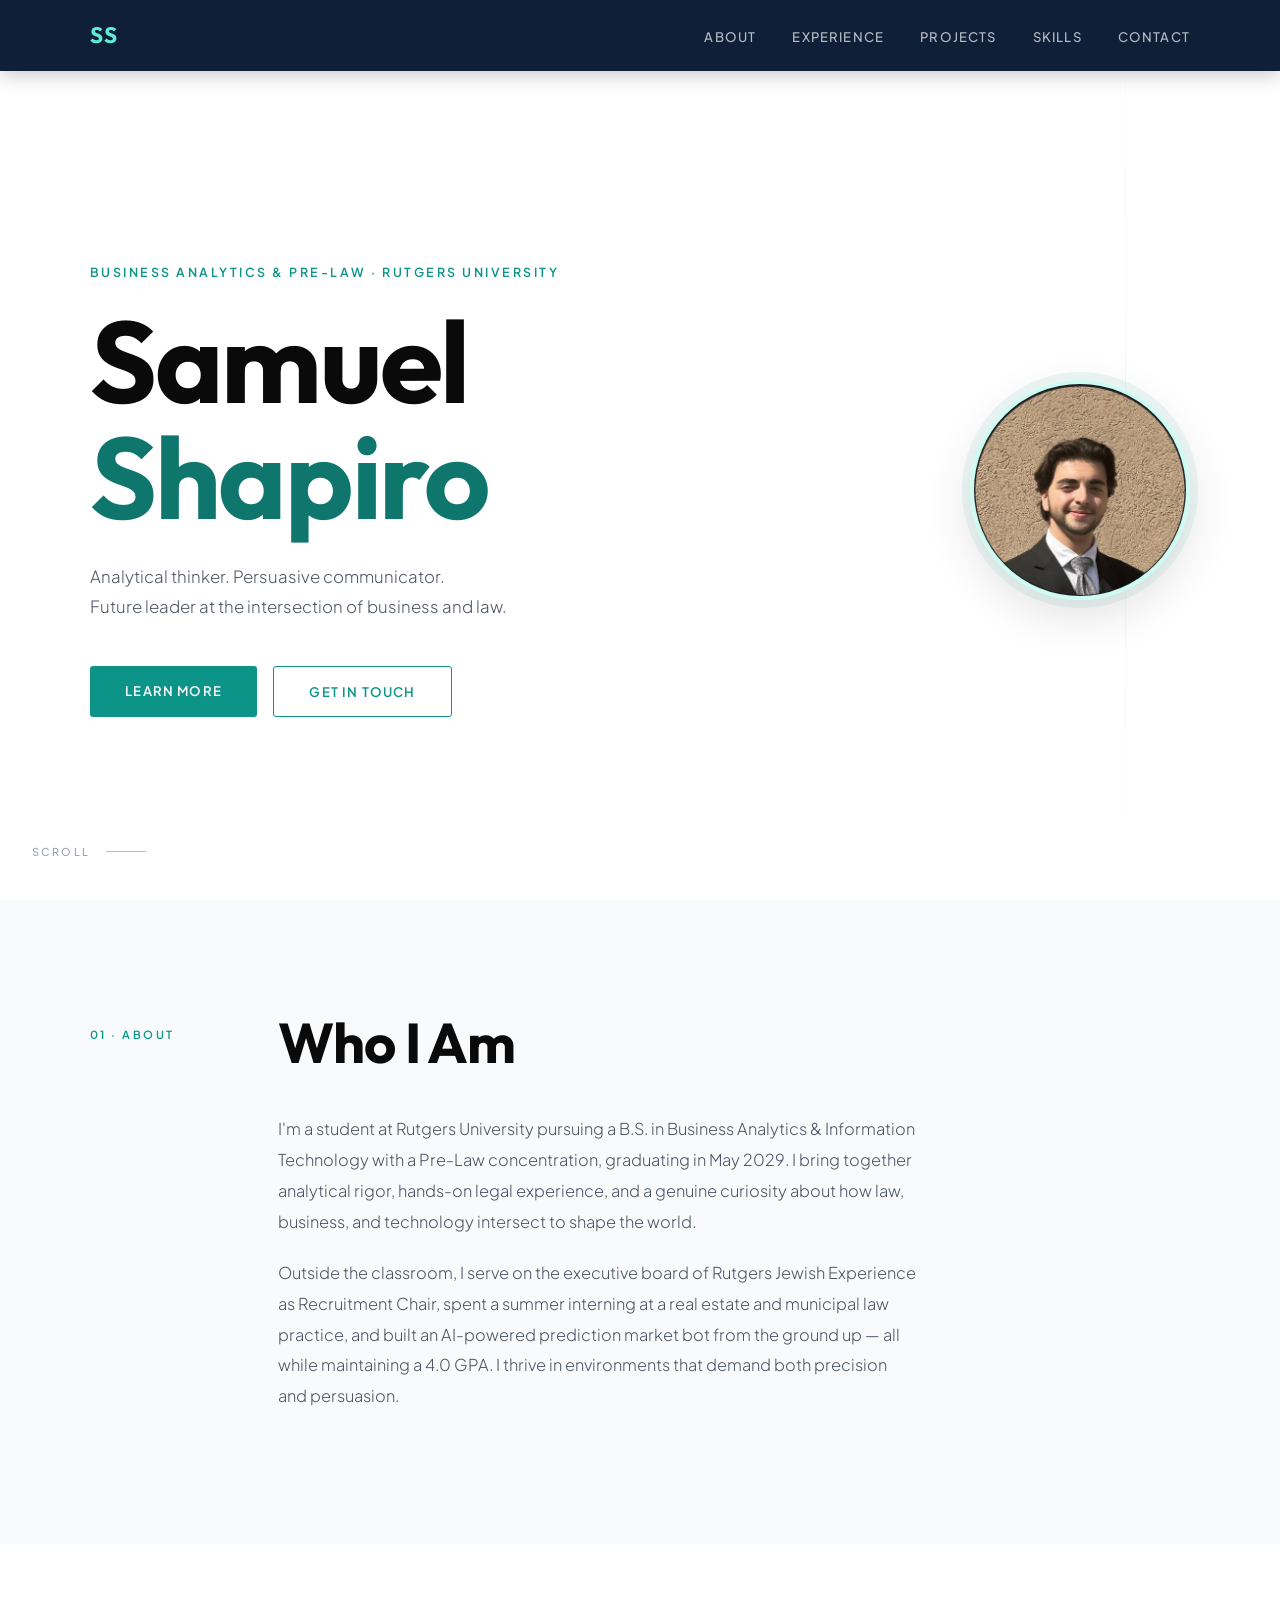
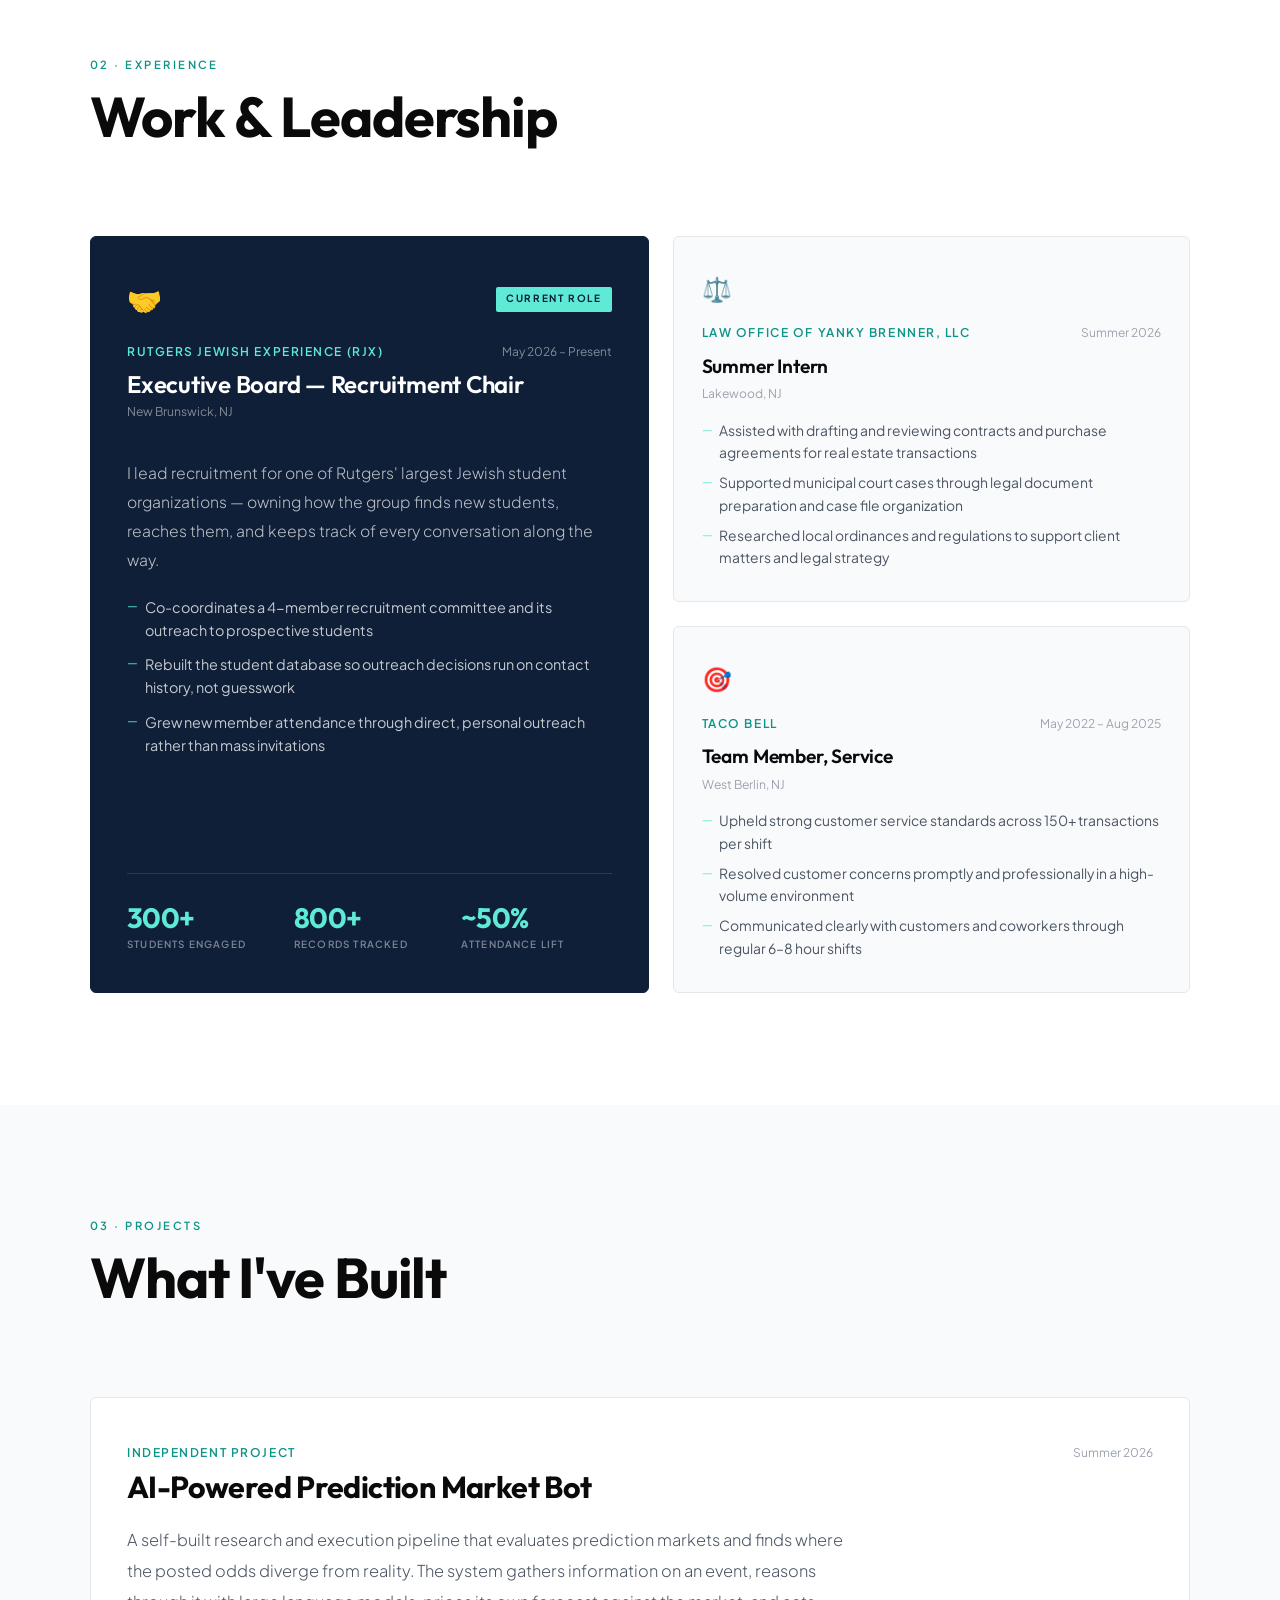
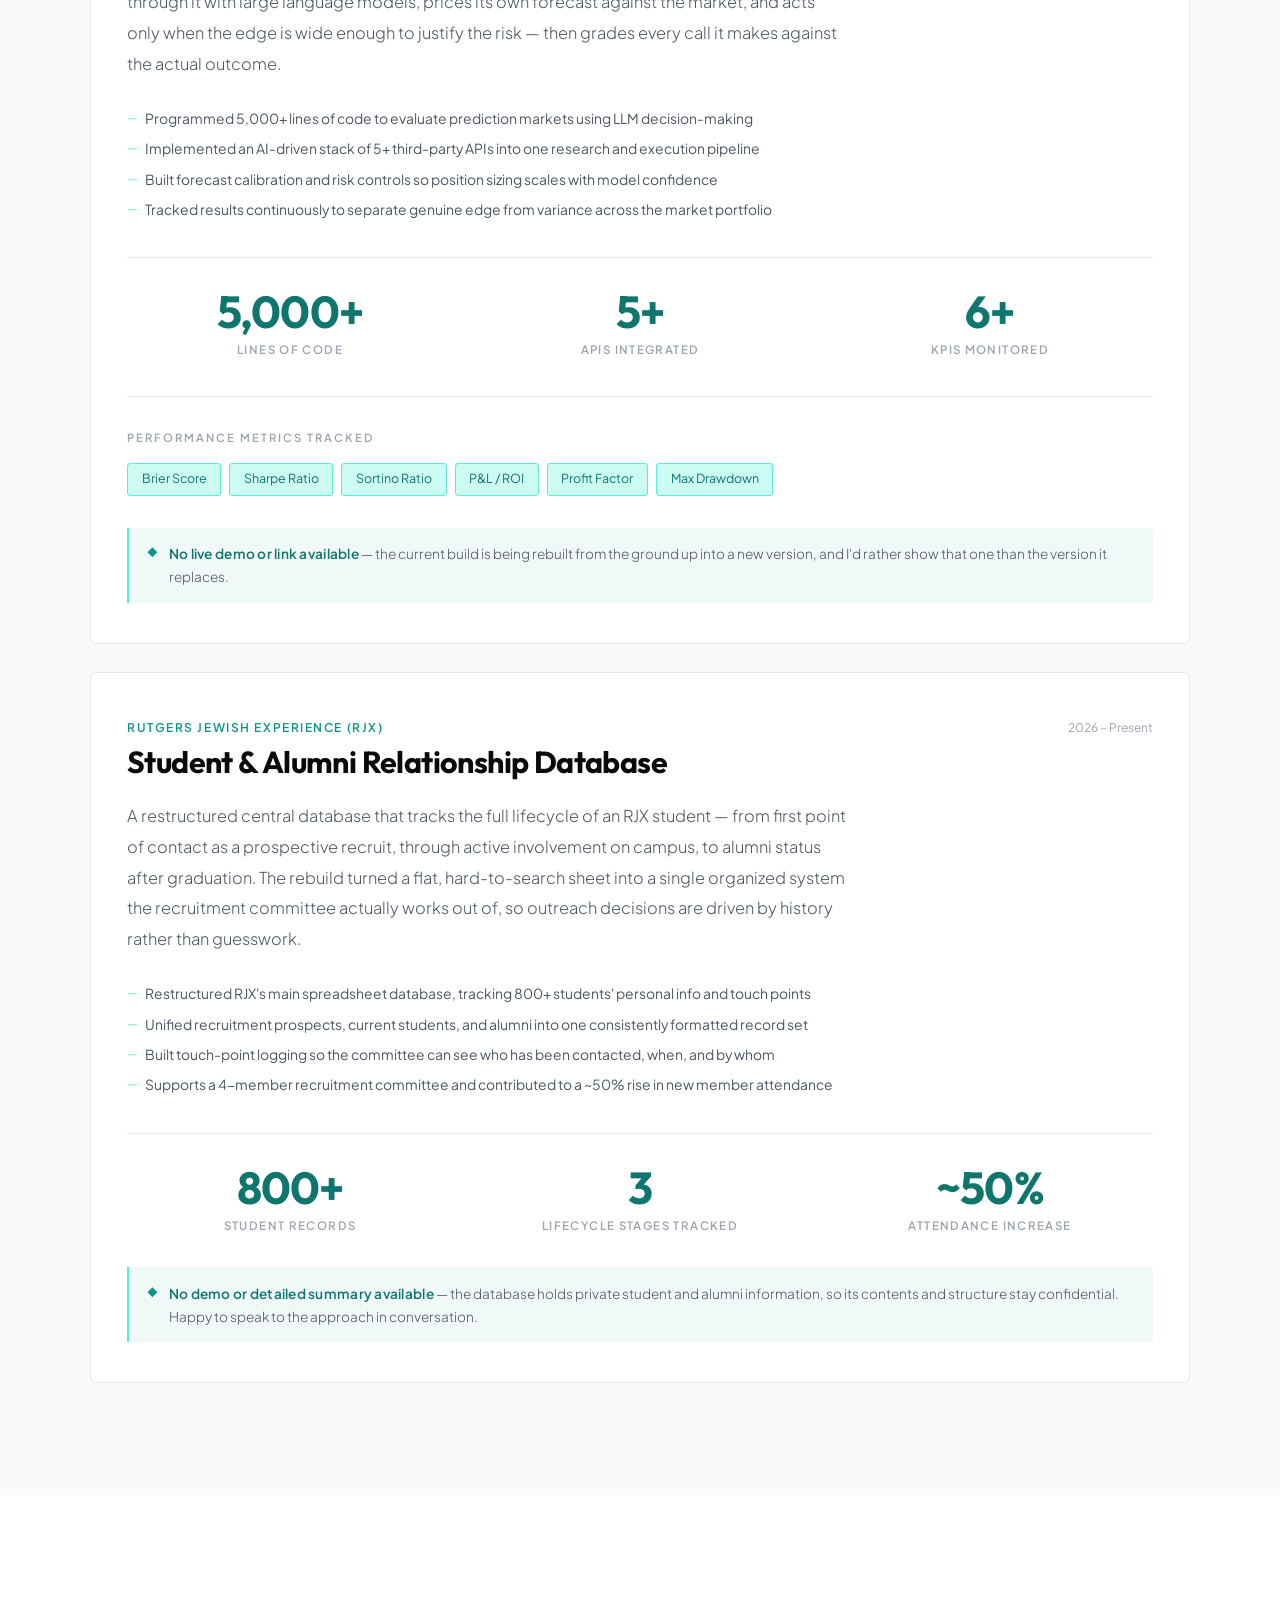
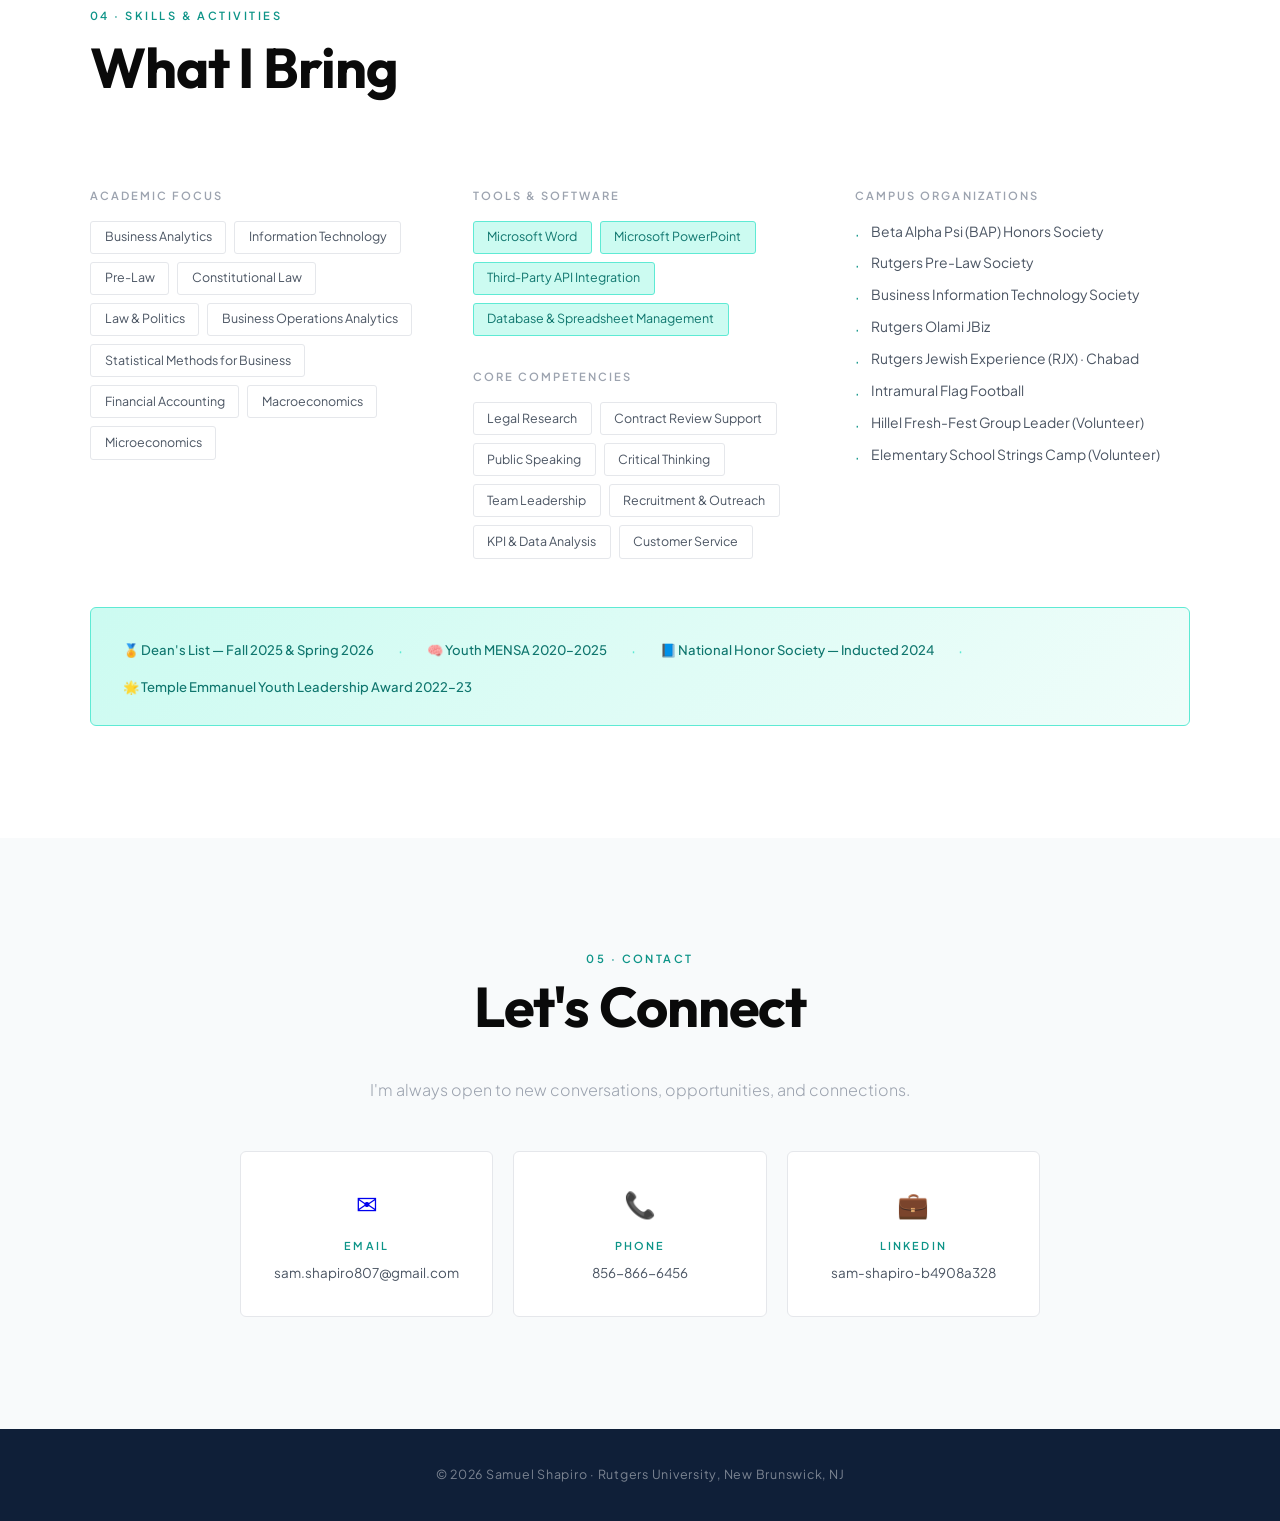
<file: index.html>
<!DOCTYPE html>
<html lang="en">
<head>
  <meta charset="UTF-8" />
  <meta name="viewport" content="width=device-width, initial-scale=1.0" />
  <title>Samuel Shapiro — Portfolio</title>
  <link rel="preconnect" href="https://fonts.googleapis.com" />
  <link rel="preconnect" href="https://fonts.gstatic.com" crossorigin />
  <link href="https://fonts.googleapis.com/css2?family=Plus+Jakarta+Sans:ital,wght@0,300;0,400;0,500;0,600;0,700;1,300;1,400&family=Outfit:wght@300;400;500;600;700&display=swap" rel="stylesheet" />
  <style>
/* =========================================
   SAMUEL SHAPIRO · PORTFOLIO
   Modern · Clean · Navy + Teal
   ========================================= */

*, *::before, *::after {
  box-sizing: border-box;
  margin: 0;
  padding: 0;
}

:root {
  --teal: #0d9488;
  --teal-light: #ccfbf1;
  --teal-mid: #5eead4;
  --teal-dark: #0f766e;
  --navy: #0f1f38;
  --white: #ffffff;
  --off-white: #f8fafb;
  --gray-50: #f9fafb;
  --gray-200: #e5e7eb;
  --gray-400: #9ca3af;
  --gray-600: #4b5563;
  --gray-800: #1f2937;
  --black: #0a0a0a;
  --font-display: 'Outfit', sans-serif;
  --font-body: 'Plus Jakarta Sans', sans-serif;
  --max-w: 1100px;
  --section-pad: 7rem 2rem;
}

html { scroll-behavior: smooth; }

body {
  font-family: var(--font-body);
  background: var(--white);
  color: var(--gray-800);
  line-height: 1.6;
  overflow-x: hidden;
}

/* ── NAV ──────────────────────────────────── */
#navbar {
  position: fixed;
  top: 0; left: 0; right: 0;
  z-index: 100;
  padding: 1.1rem 2rem;
  background: var(--navy);
  box-shadow: 0 2px 20px rgba(0,0,0,0.25);
  transition: padding 0.3s;
}
#navbar.scrolled { padding: 0.85rem 2rem; }

.nav-inner {
  max-width: var(--max-w);
  margin: auto;
  display: flex;
  align-items: center;
  justify-content: space-between;
}

.nav-logo {
  font-family: var(--font-display);
  font-size: 1.4rem;
  font-weight: 700;
  color: var(--teal-mid);
  text-decoration: none;
  letter-spacing: 0.06em;
}

.nav-links {
  list-style: none;
  display: flex;
  gap: 2.25rem;
}

.nav-links a {
  text-decoration: none;
  font-size: 0.82rem;
  font-weight: 500;
  letter-spacing: 0.09em;
  text-transform: uppercase;
  color: rgba(255,255,255,0.7);
  transition: color 0.2s;
}
.nav-links a:hover,
.nav-links a.active { color: var(--teal-mid); }

.nav-toggle {
  display: none;
  flex-direction: column;
  gap: 5px;
  background: none;
  border: none;
  cursor: pointer;
  padding: 6px;
  z-index: 110;
}
.nav-toggle span {
  display: block;
  width: 24px;
  height: 2px;
  background: rgba(255,255,255,0.85);
  border-radius: 2px;
  transition: transform 0.3s, opacity 0.3s;
  transform-origin: center;
}
.nav-toggle.open span:nth-child(1) { transform: rotate(45deg) translate(5px, 5px); }
.nav-toggle.open span:nth-child(2) { opacity: 0; }
.nav-toggle.open span:nth-child(3) { transform: rotate(-45deg) translate(5px, -5px); }

/* ── HERO ─────────────────────────────────── */
#hero {
  height: 100vh;
  min-height: 600px;
  display: flex;
  align-items: center;
  position: relative;
  padding: 0 2rem;
  background: var(--white);
  overflow: hidden;
}

.hero-bg-line {
  position: absolute;
  top: 0; right: 12%;
  width: 1px;
  height: 100%;
  background: linear-gradient(to bottom, transparent, var(--teal-light), transparent);
  opacity: 0.6;
}

.hero-content {
  max-width: var(--max-w);
  margin: auto;
  width: 100%;
  padding-top: 5rem;
  display: flex;
  align-items: center;
  justify-content: space-between;
  gap: 4rem;
}

.hero-text { flex: 1; }

.hero-photo {
  flex-shrink: 0;
  width: 220px;
  height: 220px;
}

.hero-photo img {
  width: 100%;
  height: 100%;
  object-fit: cover;
  border-radius: 50%;
  border: 4px solid var(--teal-light);
  box-shadow: 0 0 0 8px rgba(13,148,136,0.08), 0 16px 48px rgba(0,0,0,0.12);
  display: block;
}

.hero-eyebrow {
  font-size: 0.78rem;
  font-weight: 600;
  letter-spacing: 0.2em;
  text-transform: uppercase;
  color: var(--teal);
  margin-bottom: 1.25rem;
}

.hero-name {
  font-family: var(--font-display);
  font-size: clamp(3.8rem, 9vw, 7.5rem);
  font-weight: 700;
  line-height: 1.0;
  color: var(--black);
  margin-bottom: 1.75rem;
  letter-spacing: -0.02em;
}

.hero-name em {
  font-style: normal;
  color: var(--teal-dark);
}

.hero-tagline {
  font-size: 1.05rem;
  font-weight: 300;
  color: var(--gray-600);
  line-height: 1.8;
  max-width: 480px;
  margin-bottom: 2.75rem;
}

.hero-cta { display: flex; gap: 1rem; flex-wrap: wrap; }

.btn-primary {
  display: inline-block;
  padding: 0.85rem 2.2rem;
  background: var(--teal);
  color: var(--white);
  text-decoration: none;
  font-size: 0.82rem;
  font-weight: 600;
  letter-spacing: 0.09em;
  text-transform: uppercase;
  transition: background 0.2s, transform 0.2s;
  border-radius: 3px;
}
.btn-primary:hover { background: var(--teal-dark); transform: translateY(-2px); }

.btn-ghost {
  display: inline-block;
  padding: 0.85rem 2.2rem;
  border: 1.5px solid var(--teal);
  color: var(--teal);
  text-decoration: none;
  font-size: 0.82rem;
  font-weight: 600;
  letter-spacing: 0.09em;
  text-transform: uppercase;
  transition: background 0.2s, color 0.2s, transform 0.2s;
  border-radius: 3px;
}
.btn-ghost:hover { background: var(--teal); color: var(--white); transform: translateY(-2px); }

.hero-scroll-hint {
  position: absolute;
  bottom: 2.5rem;
  left: 2rem;
  display: flex;
  align-items: center;
  gap: 1rem;
}
.hero-scroll-hint span {
  font-size: 0.68rem;
  letter-spacing: 0.22em;
  text-transform: uppercase;
  color: var(--gray-400);
  font-weight: 500;
}
.scroll-line {
  width: 40px;
  height: 1px;
  background: var(--teal-mid);
  animation: scrollPulse 2s infinite;
}
@keyframes scrollPulse {
  0%, 100% { opacity: 0.3; width: 20px; }
  50%       { opacity: 1;   width: 40px; }
}

/* ── SECTIONS (shared) ────────────────────── */
section { padding: var(--section-pad); }

#about, #projects, #contact { background: var(--off-white); }
#experience, #skills { background: var(--white); }

.section-inner { max-width: var(--max-w); margin: auto; }

.section-label {
  display: inline-block;
  font-size: 0.7rem;
  font-weight: 600;
  letter-spacing: 0.22em;
  text-transform: uppercase;
  color: var(--teal);
  margin-bottom: 0.75rem;
}

.section-heading {
  font-family: var(--font-display);
  font-size: clamp(2.2rem, 5vw, 3.5rem);
  font-weight: 700;
  color: var(--black);
  line-height: 1.1;
  margin-bottom: 2.5rem;
  letter-spacing: -0.02em;
}

.section-header-row { display: flex; flex-direction: column; margin-bottom: 3rem; }

/* ── ABOUT ────────────────────────────────── */
.about-grid { display: grid; grid-template-columns: 140px 1fr; gap: 3rem; }
.about-label-col { padding-top: 0.5rem; }

.about-body {
  font-size: 1.02rem;
  font-weight: 300;
  color: var(--gray-600);
  line-height: 1.9;
  max-width: 640px;
  margin-bottom: 1.25rem;
}

.stat { text-align: center; }

.stat-num {
  display: block;
  font-family: var(--font-display);
  font-size: 2.8rem;
  font-weight: 700;
  color: var(--teal-dark);
  line-height: 1;
  letter-spacing: -0.02em;
}

.stat-label {
  display: block;
  font-size: 0.72rem;
  font-weight: 600;
  letter-spacing: 0.12em;
  text-transform: uppercase;
  color: var(--gray-400);
  margin-top: 0.4rem;
}

/* ── EXPERIENCE ───────────────────────────── */
.exp-grid { display: grid; grid-template-columns: 1.08fr 1fr; gap: 1.5rem; }

.exp-card {
  background: var(--gray-50);
  border: 1px solid var(--gray-200);
  border-radius: 6px;
  padding: 2rem 1.75rem;
  transition: border-color 0.25s, box-shadow 0.25s, transform 0.25s;
  position: relative;
  overflow: hidden;
}
.exp-card::before {
  content: '';
  position: absolute;
  top: 0; left: 0;
  width: 3px; height: 0;
  background: var(--teal);
  transition: height 0.35s ease;
}
.exp-card:hover::before { height: 100%; }
.exp-card:hover {
  border-color: var(--teal-mid);
  box-shadow: 0 8px 32px rgba(13,148,136,0.08);
  transform: translateY(-3px);
}

.exp-icon { font-size: 1.5rem; margin-bottom: 1rem; }

.exp-meta {
  display: flex;
  justify-content: space-between;
  align-items: baseline;
  flex-wrap: wrap;
  gap: 0.25rem;
  margin-bottom: 0.5rem;
}

.exp-org {
  font-size: 0.75rem; font-weight: 600;
  letter-spacing: 0.13em; text-transform: uppercase;
  color: var(--teal);
}
.exp-date { font-size: 0.75rem; color: var(--gray-400); }

.exp-title {
  font-family: var(--font-display);
  font-size: 1.2rem; font-weight: 600;
  color: var(--black); margin-bottom: 0.2rem;
  letter-spacing: -0.01em;
}
.exp-location { font-size: 0.76rem; color: var(--gray-400); margin-bottom: 1rem; }

.exp-bullets { list-style: none; display: flex; flex-direction: column; gap: 0.5rem; }
.exp-bullets li {
  font-size: 0.87rem; color: var(--gray-600);
  padding-left: 1.1rem; position: relative; line-height: 1.6;
}
.exp-bullets li::before {
  content: '—'; position: absolute; left: 0;
  color: var(--teal-mid); font-size: 0.75rem;
}

/* Featured role — taller, darker, anchors the left column */
.exp-card.feature {
  grid-row: span 2;
  display: flex;
  flex-direction: column;
  background: var(--navy);
  border-color: var(--navy);
  padding: 2.5rem 2.25rem;
}
.exp-card.feature::before { background: var(--teal-mid); }
.exp-card.feature:hover {
  border-color: var(--teal);
  box-shadow: 0 14px 44px rgba(15,31,56,0.26);
}
.exp-card.feature .exp-org { color: var(--teal-mid); }
.exp-card.feature .exp-date,
.exp-card.feature .exp-location { color: rgba(255,255,255,0.48); }
.exp-card.feature .exp-title {
  color: var(--white);
  font-size: 1.5rem;
  line-height: 1.25;
}
.exp-card.feature .exp-bullets { padding-top: 1.4rem; gap: 0.7rem; }
.exp-card.feature .exp-bullets li { color: rgba(255,255,255,0.76); font-size: 0.9rem; }
.exp-card.feature .exp-bullets li::before { color: var(--teal-mid); }

.exp-lede {
  font-size: 0.98rem;
  font-weight: 300;
  line-height: 1.85;
  color: rgba(255,255,255,0.72);
  margin-top: 1.25rem;
}

.exp-highlights {
  margin-top: auto;
  padding-top: 1.85rem;
  border-top: 1px solid rgba(255,255,255,0.12);
  display: grid;
  grid-template-columns: repeat(3, 1fr);
  gap: 1rem;
}
.exp-highlights .h-num {
  display: block;
  font-family: var(--font-display);
  font-size: 1.75rem;
  font-weight: 700;
  color: var(--teal-mid);
  line-height: 1;
  letter-spacing: -0.02em;
}
.exp-highlights .h-label {
  display: block;
  font-size: 0.62rem;
  font-weight: 600;
  letter-spacing: 0.12em;
  text-transform: uppercase;
  color: rgba(255,255,255,0.45);
  margin-top: 0.4rem;
  line-height: 1.4;
}

.exp-top {
  display: flex;
  align-items: center;
  justify-content: space-between;
  gap: 1rem;
  margin-bottom: 1.25rem;
}
.exp-top .exp-icon { margin-bottom: 0; font-size: 1.75rem; }

.exp-badge {
  display: inline-block;
  font-size: 0.62rem;
  font-weight: 700;
  letter-spacing: 0.16em;
  text-transform: uppercase;
  color: var(--navy);
  background: var(--teal-mid);
  padding: 0.3rem 0.65rem;
  border-radius: 2px;
}

/* ── PROJECTS ─────────────────────────── */
.project-card {
  background: var(--white);
  border: 1px solid var(--gray-200);
  border-radius: 6px;
  padding: 2.5rem 2.25rem;
  position: relative;
  overflow: hidden;
  transition: border-color 0.25s, box-shadow 0.25s, transform 0.25s;
}
.project-card::before {
  content: '';
  position: absolute;
  top: 0; left: 0;
  width: 3px; height: 0;
  background: var(--teal);
  transition: height 0.35s ease;
}
.project-card:hover::before { height: 100%; }
.project-card:hover {
  border-color: var(--teal-mid);
  box-shadow: 0 8px 32px rgba(13,148,136,0.08);
  transform: translateY(-3px);
}

.project-head {
  display: flex;
  justify-content: space-between;
  align-items: baseline;
  flex-wrap: wrap;
  gap: 0.5rem;
  margin-bottom: 1.25rem;
}

.project-title {
  font-family: var(--font-display);
  font-size: clamp(1.4rem, 2.6vw, 1.9rem);
  font-weight: 700;
  color: var(--black);
  letter-spacing: -0.02em;
  line-height: 1.2;
  margin-top: 0.35rem;
}

.project-body {
  font-size: 1.02rem;
  font-weight: 300;
  color: var(--gray-600);
  line-height: 1.9;
  max-width: 720px;
  margin-bottom: 1.75rem;
}

.project-metrics {
  display: grid;
  grid-template-columns: repeat(3, 1fr);
  gap: 1.5rem;
  margin-top: 2.25rem;
  padding-top: 2rem;
  border-top: 1px solid var(--gray-200);
}

.project-footer {
  margin-top: 2.25rem;
  padding-top: 2rem;
  border-top: 1px solid var(--gray-200);
}

.project-list { display: flex; flex-direction: column; gap: 1.75rem; }

.project-note {
  display: flex;
  align-items: flex-start;
  gap: 0.7rem;
  margin-top: 2rem;
  padding: 0.9rem 1.1rem;
  background: rgba(13,148,136,0.06);
  border-left: 2px solid var(--teal-mid);
  border-radius: 0 3px 3px 0;
}
.project-note .note-icon { font-size: 0.8rem; line-height: 1.7; color: var(--teal); }
.project-note p {
  font-size: 0.85rem;
  font-weight: 300;
  color: var(--gray-600);
  line-height: 1.7;
}
.project-note strong {
  font-weight: 600;
  color: var(--teal-dark);
  letter-spacing: 0.02em;
}

/* ── SKILLS ───────────────────────────────── */
.skills-layout { display: grid; grid-template-columns: repeat(3, 1fr); gap: 3rem; margin-bottom: 3rem; }

.skills-group-title {
  font-size: 0.7rem; font-weight: 600;
  letter-spacing: 0.18em; text-transform: uppercase;
  color: var(--gray-400); margin-bottom: 1rem;
}

.tag-list { display: flex; flex-wrap: wrap; gap: 0.5rem; }

.tag {
  display: inline-block;
  padding: 0.35rem 0.85rem;
  border: 1px solid var(--gray-200);
  border-radius: 3px;
  font-size: 0.78rem; font-weight: 400;
  color: var(--gray-600); background: var(--white);
  transition: border-color 0.2s, color 0.2s;
}
.tag:hover { border-color: var(--teal); color: var(--teal-dark); }
.tag.teal { border-color: var(--teal-mid); color: var(--teal-dark); background: var(--teal-light); }

.org-list { list-style: none; display: flex; flex-direction: column; gap: 0.6rem; }
.org-list li { font-size: 0.87rem; color: var(--gray-600); padding-left: 1rem; position: relative; }
.org-list li::before { content: '·'; position: absolute; left: 0; color: var(--teal); font-size: 1rem; }

.honors-bar {
  display: flex; flex-wrap: wrap; align-items: center;
  gap: 0.75rem 1.5rem;
  padding: 1.75rem 2rem;
  background: linear-gradient(135deg, var(--teal-light) 0%, #f0fdfa 100%);
  border: 1px solid var(--teal-mid);
  border-radius: 6px;
}
.honor { font-size: 0.82rem; font-weight: 500; color: var(--teal-dark); }
.honor-divider { color: var(--teal-mid); font-size: 1.1rem; }

/* ── CONTACT ──────────────────────────────── */
.contact-inner { text-align: center; }
.contact-inner .section-label { display: block; margin-bottom: 0.5rem; }

.contact-sub { font-size: 1rem; color: var(--gray-400); margin-bottom: 3rem; font-weight: 300; }

.contact-cards {
  display: grid; grid-template-columns: repeat(3, 1fr);
  gap: 1.25rem; max-width: 800px; margin: auto;
}

.contact-card {
  display: flex; flex-direction: column; align-items: center;
  padding: 2rem 1.5rem;
  border: 1px solid var(--gray-200); border-radius: 6px;
  text-decoration: none;
  transition: border-color 0.25s, box-shadow 0.25s, transform 0.25s;
  background: var(--white);
}
.contact-card:hover {
  border-color: var(--teal);
  box-shadow: 0 8px 24px rgba(13,148,136,0.1);
  transform: translateY(-4px);
}

.contact-icon { font-size: 1.6rem; margin-bottom: 0.75rem; }
.contact-type {
  font-size: 0.68rem; font-weight: 600; letter-spacing: 0.2em;
  text-transform: uppercase; color: var(--teal); margin-bottom: 0.5rem;
}
.contact-value { font-size: 0.84rem; color: var(--gray-600); word-break: break-all; text-align: center; }

/* ── FOOTER ───────────────────────────────── */
footer {
  padding: 2.25rem 2rem;
  text-align: center;
  font-size: 0.78rem;
  color: rgba(255,255,255,0.45);
  background: var(--navy);
  letter-spacing: 0.06em;
}

/* ── REVEAL ANIMATIONS ────────────────────── */
.reveal {
  opacity: 0;
  transform: translateY(28px);
  transition: opacity 0.7s ease, transform 0.7s ease;
}
.reveal.visible { opacity: 1; transform: translateY(0); }

/* ── RESPONSIVE ───────────────────────────── */
@media (max-width: 900px) {
  .about-grid { grid-template-columns: 1fr; gap: 0; }
  .about-label-col { margin-bottom: 0.5rem; }
  .exp-grid { grid-template-columns: 1fr; }
  .exp-card.feature { grid-row: auto; }
  .skills-layout { grid-template-columns: 1fr 1fr; gap: 2rem; }
  .contact-cards { grid-template-columns: 1fr; max-width: 380px; }
  .hero-content { flex-direction: column-reverse; gap: 2.5rem; text-align: center; }
  .hero-photo { width: 160px; height: 160px; }
  .hero-tagline { margin: 0 auto 2.75rem; }
  .hero-cta { justify-content: center; }
}

@media (max-width: 640px) {
  :root { --section-pad: 5rem 1.25rem; }
  .nav-links {
    display: none;
    flex-direction: column;
    position: fixed;
    top: 0; left: 0; right: 0;
    background: var(--navy);
    padding: 5.5rem 2rem 2.5rem;
    gap: 1.5rem;
    box-shadow: 0 8px 30px rgba(0,0,0,0.3);
    z-index: 99;
  }
  .nav-links.open { display: flex; }
  .nav-toggle { display: flex; }
  .skills-layout { grid-template-columns: 1fr; }
  .honors-bar { flex-direction: column; gap: 0.5rem; }
  .honor-divider { display: none; }
  .hero-scroll-hint { display: none; }
  .project-card { padding: 2rem 1.5rem; }
  .project-metrics { grid-template-columns: 1fr; gap: 1.75rem; }
}
  </style>
</head>
<body>

  <!-- NAV -->
  <nav id="navbar">
    <div class="nav-inner">
      <a href="#hero" class="nav-logo">SS</a>
      <ul class="nav-links">
        <li><a href="#about">About</a></li>
        <li><a href="#experience">Experience</a></li>
        <li><a href="#projects">Projects</a></li>
        <li><a href="#skills">Skills</a></li>
        <li><a href="#contact">Contact</a></li>
      </ul>
      <button class="nav-toggle" id="navToggle" aria-label="Toggle menu">
        <span></span><span></span><span></span>
      </button>
    </div>
  </nav>

  <!-- HERO -->
  <section id="hero">
    <div class="hero-bg-line"></div>
    <div class="hero-content">
      <div class="hero-text">
        <p class="hero-eyebrow reveal">Business Analytics &amp; Pre-Law · Rutgers University</p>
        <h1 class="hero-name reveal">Samuel<br><em>Shapiro</em></h1>
        <p class="hero-tagline reveal">Analytical thinker. Persuasive communicator.<br>Future leader at the intersection of business and law.</p>
        <div class="hero-cta reveal">
          <a href="#about" class="btn-primary">Learn More</a>
          <a href="#contact" class="btn-ghost">Get In Touch</a>
        </div>
      </div>
      <div class="hero-photo reveal">
        <img src="LinkedIn_PFP" alt="Samuel Shapiro" />
      </div>
    </div>
    <div class="hero-scroll-hint">
      <span>Scroll</span>
      <div class="scroll-line"></div>
    </div>
  </section>

  <!-- ABOUT -->
  <section id="about">
    <div class="section-inner about-grid">
      <div class="about-label-col">
        <span class="section-label">01 · About</span>
      </div>
      <div class="about-text-col">
        <h2 class="section-heading reveal">Who I Am</h2>
        <p class="about-body reveal">I'm a student at Rutgers University pursuing a B.S. in Business Analytics &amp; Information Technology with a Pre-Law concentration, graduating in May 2029. I bring together analytical rigor, hands-on legal experience, and a genuine curiosity about how law, business, and technology intersect to shape the world.</p>
        <p class="about-body reveal">Outside the classroom, I serve on the executive board of Rutgers Jewish Experience as Recruitment Chair, spent a summer interning at a real estate and municipal law practice, and built an AI-powered prediction market bot from the ground up — all while maintaining a 4.0 GPA. I thrive in environments that demand both precision and persuasion.</p>
      </div>
    </div>
  </section>

  <!-- EXPERIENCE -->
  <section id="experience">
    <div class="section-inner">
      <div class="section-header-row">
        <span class="section-label">02 · Experience</span>
        <h2 class="section-heading reveal">Work &amp; Leadership</h2>
      </div>
      <div class="exp-grid">

        <div class="exp-card feature reveal">
          <div class="exp-top">
            <span class="exp-icon">🤝</span>
            <span class="exp-badge">Current Role</span>
          </div>
          <div class="exp-meta">
            <span class="exp-org">Rutgers Jewish Experience (RJX)</span>
            <span class="exp-date">May 2026 – Present</span>
          </div>
          <h3 class="exp-title">Executive Board — Recruitment Chair</h3>
          <p class="exp-location">New Brunswick, NJ</p>
          <p class="exp-lede">I lead recruitment for one of Rutgers' largest Jewish student organizations — owning how the group finds new students, reaches them, and keeps track of every conversation along the way.</p>
          <ul class="exp-bullets">
            <li>Co-coordinates a 4-member recruitment committee and its outreach to prospective students</li>
            <li>Rebuilt the student database so outreach decisions run on contact history, not guesswork</li>
            <li>Grew new member attendance through direct, personal outreach rather than mass invitations</li>
          </ul>
          <div class="exp-highlights">
            <div>
              <span class="h-num">300+</span>
              <span class="h-label">Students Engaged</span>
            </div>
            <div>
              <span class="h-num">800+</span>
              <span class="h-label">Records Tracked</span>
            </div>
            <div>
              <span class="h-num">~50%</span>
              <span class="h-label">Attendance Lift</span>
            </div>
          </div>
        </div>

        <div class="exp-card reveal">
          <div class="exp-icon">⚖️</div>
          <div class="exp-meta">
            <span class="exp-org">Law Office of Yanky Brenner, LLC</span>
            <span class="exp-date">Summer 2026</span>
          </div>
          <h3 class="exp-title">Summer Intern</h3>
          <p class="exp-location">Lakewood, NJ</p>
          <ul class="exp-bullets">
            <li>Assisted with drafting and reviewing contracts and purchase agreements for real estate transactions</li>
            <li>Supported municipal court cases through legal document preparation and case file organization</li>
            <li>Researched local ordinances and regulations to support client matters and legal strategy</li>
          </ul>
        </div>

        <div class="exp-card reveal">
          <div class="exp-icon">🎯</div>
          <div class="exp-meta">
            <span class="exp-org">Taco Bell</span>
            <span class="exp-date">May 2022 – Aug 2025</span>
          </div>
          <h3 class="exp-title">Team Member, Service</h3>
          <p class="exp-location">West Berlin, NJ</p>
          <ul class="exp-bullets">
            <li>Upheld strong customer service standards across 150+ transactions per shift</li>
            <li>Resolved customer concerns promptly and professionally in a high-volume environment</li>
            <li>Communicated clearly with customers and coworkers through regular 6–8 hour shifts</li>
          </ul>
        </div>

      </div>
    </div>
  </section>

  <!-- PROJECTS -->
  <section id="projects">
    <div class="section-inner">
      <div class="section-header-row">
        <span class="section-label">03 · Projects</span>
        <h2 class="section-heading reveal">What I've Built</h2>
      </div>

      <div class="project-list">

      <article class="project-card reveal">
        <div class="project-head">
          <div>
            <span class="exp-org">Independent Project</span>
            <h3 class="project-title">AI-Powered Prediction Market Bot</h3>
          </div>
          <span class="exp-date">Summer 2026</span>
        </div>

        <p class="project-body">A self-built research and execution pipeline that evaluates prediction markets and finds where the posted odds diverge from reality. The system gathers information on an event, reasons through it with large language models, prices its own forecast against the market, and acts only when the edge is wide enough to justify the risk — then grades every call it makes against the actual outcome.</p>

        <ul class="exp-bullets">
          <li>Programmed 5,000+ lines of code to evaluate prediction markets using LLM decision-making</li>
          <li>Implemented an AI-driven stack of 5+ third-party APIs into one research and execution pipeline</li>
          <li>Built forecast calibration and risk controls so position sizing scales with model confidence</li>
          <li>Tracked results continuously to separate genuine edge from variance across the market portfolio</li>
        </ul>

        <div class="project-metrics">
          <div class="stat">
            <span class="stat-num">5,000+</span>
            <span class="stat-label">Lines of Code</span>
          </div>
          <div class="stat">
            <span class="stat-num">5+</span>
            <span class="stat-label">APIs Integrated</span>
          </div>
          <div class="stat">
            <span class="stat-num">6+</span>
            <span class="stat-label">KPIs Monitored</span>
          </div>
        </div>

        <div class="project-footer">
          <h4 class="skills-group-title">Performance Metrics Tracked</h4>
          <div class="tag-list">
            <span class="tag teal">Brier Score</span>
            <span class="tag teal">Sharpe Ratio</span>
            <span class="tag teal">Sortino Ratio</span>
            <span class="tag teal">P&amp;L / ROI</span>
            <span class="tag teal">Profit Factor</span>
            <span class="tag teal">Max Drawdown</span>
          </div>
        </div>

        <div class="project-note">
          <span class="note-icon">◆</span>
          <p><strong>No live demo or link available</strong> — the current build is being rebuilt from the ground up into a new version, and I'd rather show that one than the version it replaces.</p>
        </div>
      </article>

      <article class="project-card reveal">
        <div class="project-head">
          <div>
            <span class="exp-org">Rutgers Jewish Experience (RJX)</span>
            <h3 class="project-title">Student &amp; Alumni Relationship Database</h3>
          </div>
          <span class="exp-date">2026 – Present</span>
        </div>

        <p class="project-body">A restructured central database that tracks the full lifecycle of an RJX student — from first point of contact as a prospective recruit, through active involvement on campus, to alumni status after graduation. The rebuild turned a flat, hard-to-search sheet into a single organized system the recruitment committee actually works out of, so outreach decisions are driven by history rather than guesswork.</p>

        <ul class="exp-bullets">
          <li>Restructured RJX's main spreadsheet database, tracking 800+ students' personal info and touch points</li>
          <li>Unified recruitment prospects, current students, and alumni into one consistently formatted record set</li>
          <li>Built touch-point logging so the committee can see who has been contacted, when, and by whom</li>
          <li>Supports a 4-member recruitment committee and contributed to a ~50% rise in new member attendance</li>
        </ul>

        <div class="project-metrics">
          <div class="stat">
            <span class="stat-num">800+</span>
            <span class="stat-label">Student Records</span>
          </div>
          <div class="stat">
            <span class="stat-num">3</span>
            <span class="stat-label">Lifecycle Stages Tracked</span>
          </div>
          <div class="stat">
            <span class="stat-num">~50%</span>
            <span class="stat-label">Attendance Increase</span>
          </div>
        </div>

        <div class="project-note">
          <span class="note-icon">◆</span>
          <p><strong>No demo or detailed summary available</strong> — the database holds private student and alumni information, so its contents and structure stay confidential. Happy to speak to the approach in conversation.</p>
        </div>
      </article>

      </div>
    </div>
  </section>

  <!-- SKILLS -->
  <section id="skills">
    <div class="section-inner">
      <div class="section-header-row">
        <span class="section-label">04 · Skills &amp; Activities</span>
        <h2 class="section-heading reveal">What I Bring</h2>
      </div>
      <div class="skills-layout">
        <div class="skills-col reveal">
          <h3 class="skills-group-title">Academic Focus</h3>
          <div class="tag-list">
            <span class="tag">Business Analytics</span>
            <span class="tag">Information Technology</span>
            <span class="tag">Pre-Law</span>
            <span class="tag">Constitutional Law</span>
            <span class="tag">Law &amp; Politics</span>
            <span class="tag">Business Operations Analytics</span>
            <span class="tag">Statistical Methods for Business</span>
            <span class="tag">Financial Accounting</span>
            <span class="tag">Macroeconomics</span>
            <span class="tag">Microeconomics</span>
          </div>
        </div>
        <div class="skills-col reveal">
          <h3 class="skills-group-title">Tools &amp; Software</h3>
          <div class="tag-list">
            <span class="tag teal">Microsoft Word</span>
            <span class="tag teal">Microsoft PowerPoint</span>
            <span class="tag teal">Third-Party API Integration</span>
            <span class="tag teal">Database &amp; Spreadsheet Management</span>
          </div>
          <h3 class="skills-group-title" style="margin-top:2rem;">Core Competencies</h3>
          <div class="tag-list">
            <span class="tag">Legal Research</span>
            <span class="tag">Contract Review Support</span>
            <span class="tag">Public Speaking</span>
            <span class="tag">Critical Thinking</span>
            <span class="tag">Team Leadership</span>
            <span class="tag">Recruitment &amp; Outreach</span>
            <span class="tag">KPI &amp; Data Analysis</span>
            <span class="tag">Customer Service</span>
          </div>
        </div>
        <div class="skills-col reveal">
          <h3 class="skills-group-title">Campus Organizations</h3>
          <ul class="org-list">
            <li>Beta Alpha Psi (BAP) Honors Society</li>
            <li>Rutgers Pre-Law Society</li>
            <li>Business Information Technology Society</li>
            <li>Rutgers Olami JBiz</li>
            <li>Rutgers Jewish Experience (RJX) · Chabad</li>
            <li>Intramural Flag Football</li>
            <li>Hillel Fresh-Fest Group Leader (Volunteer)</li>
            <li>Elementary School Strings Camp (Volunteer)</li>
          </ul>
        </div>
      </div>
      <div class="honors-bar reveal">
        <span class="honor">🏅 Dean's List — Fall 2025 &amp; Spring 2026</span>
        <span class="honor-divider">·</span>
        <span class="honor">🧠 Youth MENSA 2020–2025</span>
        <span class="honor-divider">·</span>
        <span class="honor">📘 National Honor Society — Inducted 2024</span>
        <span class="honor-divider">·</span>
        <span class="honor">🌟 Temple Emmanuel Youth Leadership Award 2022–23</span>
      </div>
    </div>
  </section>

  <!-- CONTACT -->
  <section id="contact">
    <div class="section-inner contact-inner">
      <span class="section-label">05 · Contact</span>
      <h2 class="section-heading reveal">Let's Connect</h2>
      <p class="contact-sub reveal">I'm always open to new conversations, opportunities, and connections.</p>
      <div class="contact-cards reveal">
        <a href="mailto:sam.shapiro807@gmail.com" class="contact-card">
          <span class="contact-icon">✉</span>
          <span class="contact-type">Email</span>
          <span class="contact-value">sam.shapiro807@gmail.com</span>
        </a>
        <a href="tel:8568666456" class="contact-card">
          <span class="contact-icon">📞</span>
          <span class="contact-type">Phone</span>
          <span class="contact-value">856-866-6456</span>
        </a>
        <a href="https://www.linkedin.com/in/sam-shapiro-b4908a328" target="_blank" class="contact-card">
          <span class="contact-icon">💼</span>
          <span class="contact-type">LinkedIn</span>
          <span class="contact-value">sam-shapiro-b4908a328</span>
        </a>
      </div>
    </div>
  </section>

  <footer>
    <p>© 2026 Samuel Shapiro · Rutgers University, New Brunswick, NJ</p>
  </footer>

  <script>
// ── Navbar scroll state ─────────────────────
const navbar = document.getElementById('navbar');
window.addEventListener('scroll', () => {
  navbar.classList.toggle('scrolled', window.scrollY > 40);
});

// ── Mobile nav toggle ───────────────────────
const navToggle = document.getElementById('navToggle');
const navLinks  = document.querySelector('.nav-links');

navToggle.addEventListener('click', () => {
  navLinks.classList.toggle('open');
  navToggle.classList.toggle('open');
});

navLinks.querySelectorAll('a').forEach(link => {
  link.addEventListener('click', () => {
    navLinks.classList.remove('open');
    navToggle.classList.remove('open');
  });
});

// ── Scroll reveal ───────────────────────────
const observer = new IntersectionObserver((entries) => {
  entries.forEach(entry => {
    if (entry.isIntersecting) {
      const siblings = Array.from(entry.target.parentElement.querySelectorAll('.reveal'));
      const idx = siblings.indexOf(entry.target);
      entry.target.style.transitionDelay = `${idx * 0.1}s`;
      entry.target.classList.add('visible');
      observer.unobserve(entry.target);
    }
  });
}, { threshold: 0.12 });

document.querySelectorAll('.reveal').forEach(el => observer.observe(el));

// ── Active nav highlight ────────────────────
const navAnchors = document.querySelectorAll('.nav-links a');
const sectionObserver = new IntersectionObserver((entries) => {
  entries.forEach(entry => {
    if (entry.isIntersecting) {
      navAnchors.forEach(a => a.classList.remove('active'));
      const active = document.querySelector(`.nav-links a[href="#${entry.target.id}"]`);
      if (active) active.classList.add('active');
    }
  });
}, { threshold: 0.4 });

document.querySelectorAll('section[id]').forEach(s => sectionObserver.observe(s));
  </script>
</body>
</html>
</file>
